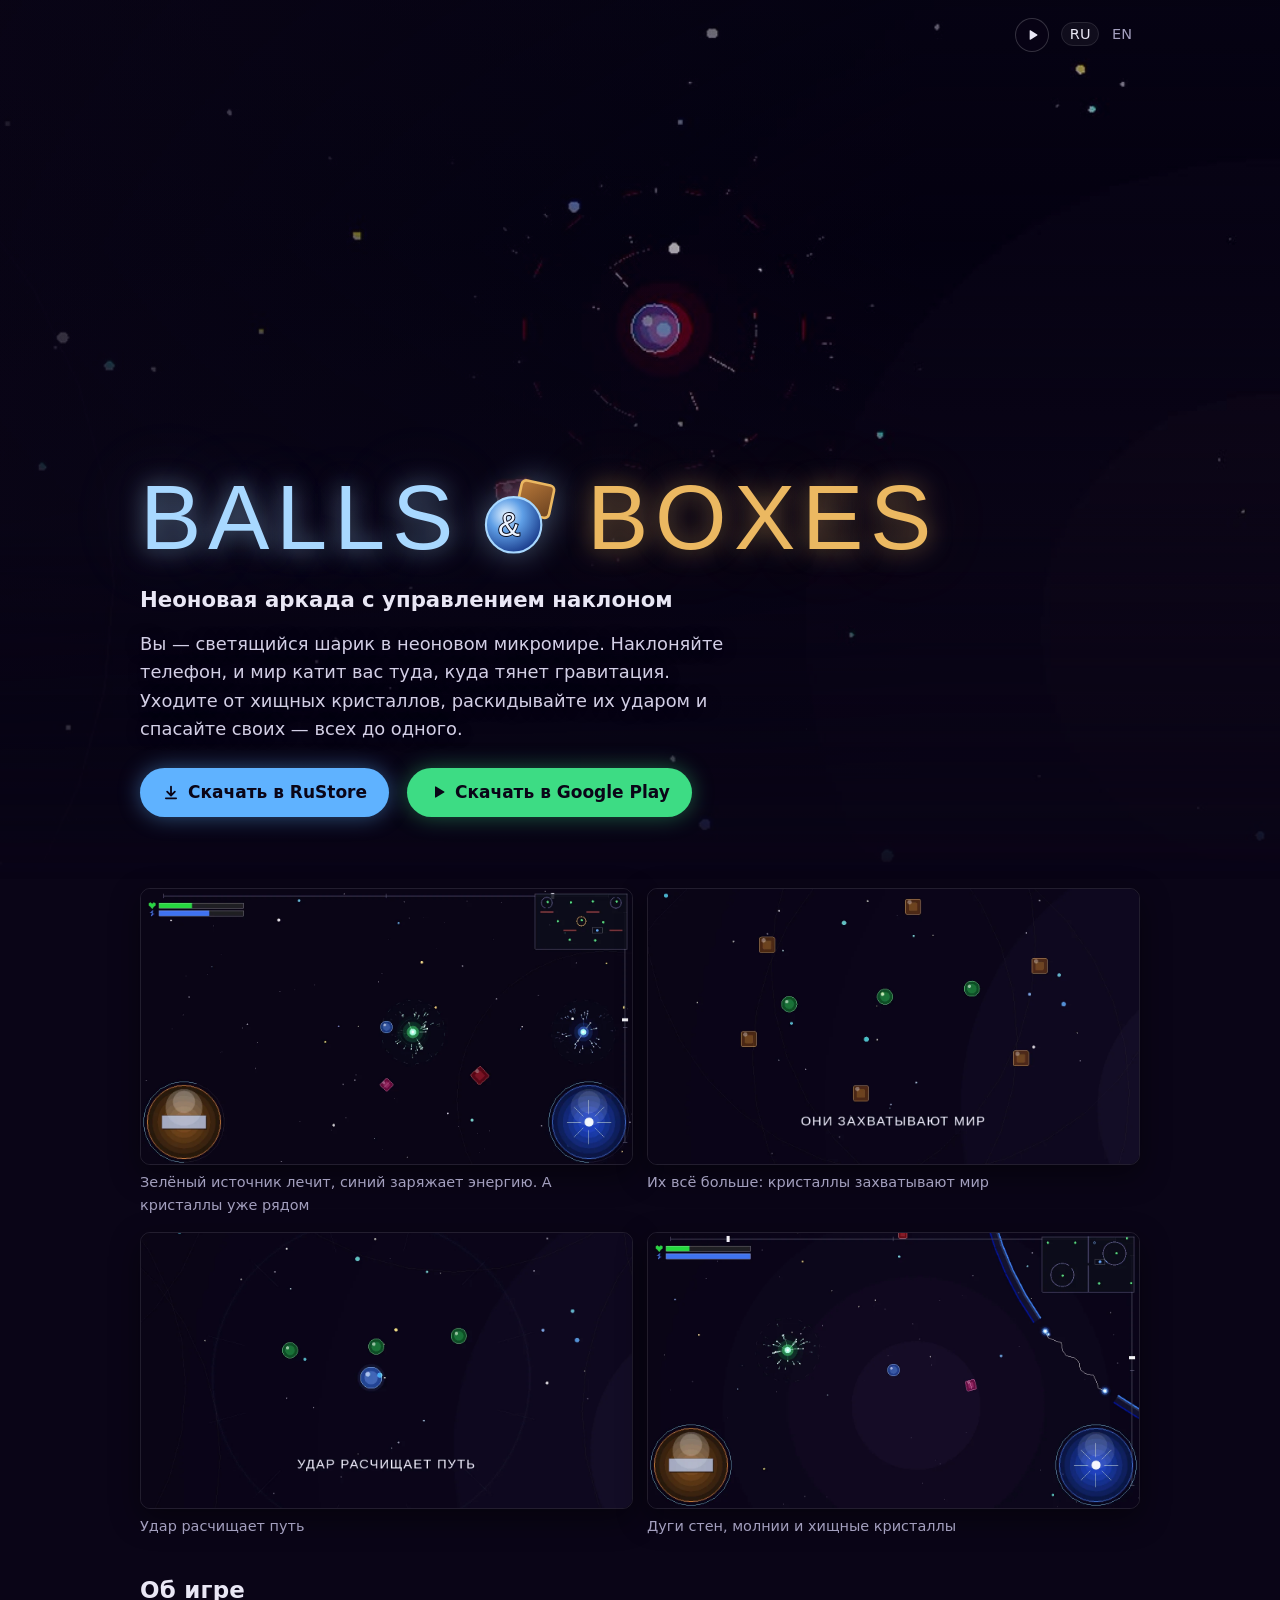
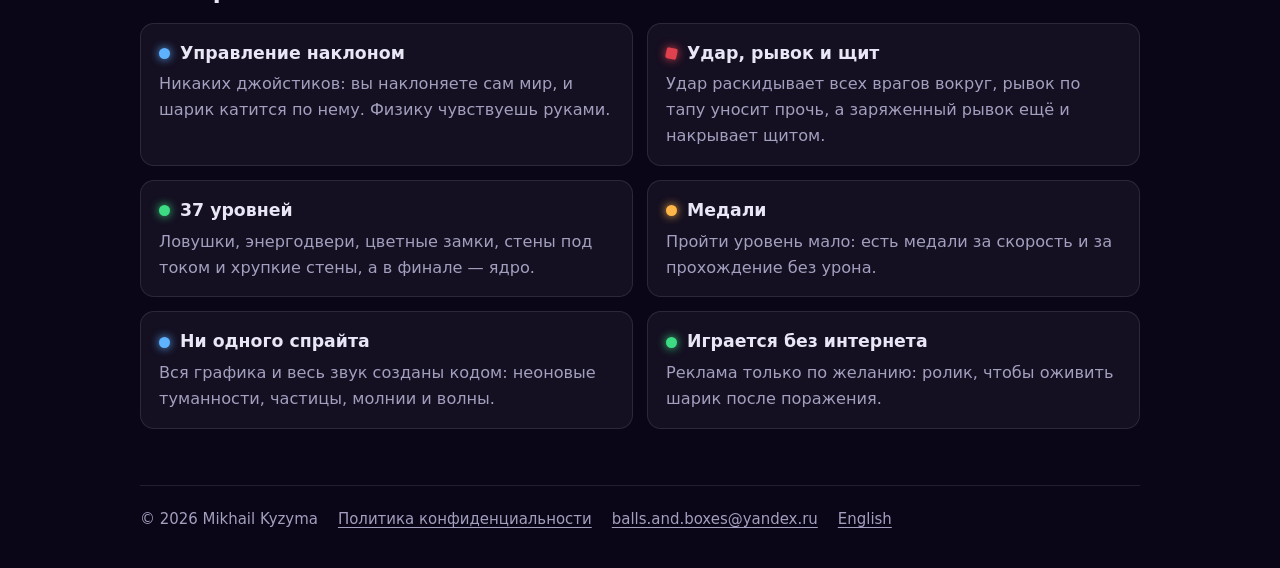
<file: index.html>
<!DOCTYPE html>
<html lang="ru">
<head>
<meta charset="utf-8">
<meta name="viewport" content="width=device-width, initial-scale=1">
<title>Balls &amp; Boxes — неоновая аркада с управлением наклоном</title>
<meta name="description" content="Balls &amp; Boxes — аркада для Android: наклоняйте телефон, уходите от хищных кристаллов, раскидывайте их ударом и спасайте своих. 37 уровней, вся графика и звук созданы кодом.">
<meta property="og:type" content="website">
<meta property="og:title" content="Balls &amp; Boxes">
<meta property="og:description" content="Неоновая аркада с управлением наклоном для Android.">
<meta property="og:image" content="https://ballsnboxes.github.io/assets/img/shot-1.webp">
<meta property="og:url" content="https://ballsnboxes.github.io/">
<link rel="alternate" hreflang="en" href="https://ballsnboxes.github.io/en/">
<link rel="icon" href="/assets/favicon.svg" type="image/svg+xml">
<link rel="preload" href="/assets/fonts/wordmark.woff2" as="font" type="font/woff2" crossorigin>
<link rel="stylesheet" href="/assets/style.css">
</head>
<body>
<header class="hero">
  <video class="hero-video" autoplay muted loop playsinline preload="auto" poster="/assets/video/hero.jpg" aria-hidden="true" tabindex="-1">
    <source src="/assets/video/hero.mp4" type="video/mp4">
  </video>
  <div class="hero-inner wrap">
    <nav class="top">
      <button class="hero-toggle" type="button" data-play="Включить видео" data-pause="Остановить видео" aria-label="Остановить видео">
        <svg class="i-pause" viewBox="0 0 24 24" aria-hidden="true"><rect x="6.5" y="5" width="3.6" height="14" rx="1"/><rect x="13.9" y="5" width="3.6" height="14" rx="1"/></svg>
        <svg class="i-play" viewBox="0 0 24 24" aria-hidden="true"><path d="M8.5 5.6v12.8a.8.8 0 0 0 1.2.7l10.1-6.4a.8.8 0 0 0 0-1.4L9.7 4.9a.8.8 0 0 0-1.2.7z"/></svg>
      </button>
      <div class="lang"><span>RU</span> <a href="/en/" hreflang="en">EN</a></div>
    </nav>

    <div class="hero-body">
      <h1 class="wordmark">
        <span class="wm-balls">Balls</span>
        <svg class="wm-amp" viewBox="0 0 64 64" aria-hidden="true">
          <defs>
            <radialGradient id="amp-ball" cx="36%" cy="32%" r="72%">
              <stop offset="0" stop-color="#e3f2ff"/><stop offset=".42" stop-color="#5f9fe6"/><stop offset="1" stop-color="#1a3c8c"/>
            </radialGradient>
            <linearGradient id="amp-box" x1="0" y1="0" x2="1" y2="1">
              <stop offset="0" stop-color="#b9793a"/><stop offset="1" stop-color="#6b4220"/>
            </linearGradient>
          </defs>
          <rect x="31" y="5" width="25" height="25" rx="3.5" fill="url(#amp-box)" stroke="#ebb861" stroke-width="2" transform="rotate(12 43.5 17.5)"/>
          <circle cx="27" cy="37" r="21" fill="url(#amp-ball)" stroke="#a8d8ff" stroke-width="1.6"/>
          <text x="27" y="45.5" text-anchor="middle" font-family="BnB Wordmark, Liberation Sans, Arial, sans-serif" font-size="25" fill="#ebf3ff" stroke="#080a1a" stroke-width="1.4" paint-order="stroke">&amp;</text>
        </svg>
        <span class="sr-only">&amp;</span>
        <span class="wm-boxes">Boxes</span>
      </h1>
      <p class="tagline">Неоновая аркада с управлением наклоном</p>
      <p class="lead">Вы — светящийся шарик в неоновом микромире. Наклоняйте телефон, и мир катит вас туда, куда тянет гравитация. Уходите от хищных кристаллов, раскидывайте их ударом и спасайте своих — всех до одного.</p>
      <div class="stores">
        <a class="cta" href="https://www.rustore.ru/catalog/app/dev.mk.ballsnboxes">
          <svg viewBox="0 0 24 24" aria-hidden="true"><path d="M12 3.5a1.2 1.2 0 0 1 1.2 1.2v9.1l3.1-3.1a1.2 1.2 0 1 1 1.7 1.7l-5.15 5.15a1.2 1.2 0 0 1-1.7 0L6 12.4a1.2 1.2 0 1 1 1.7-1.7l3.1 3.1V4.7A1.2 1.2 0 0 1 12 3.5zM5 19.3h14a1.1 1.1 0 0 1 0 2.2H5a1.1 1.1 0 0 1 0-2.2z"/></svg>
          Скачать в RuStore
        </a>
        <a class="cta cta-gp" href="https://play.google.com/store/apps/details?id=dev.mk.ballsnboxes">
          <svg viewBox="0 0 24 24" aria-hidden="true"><path d="M8 5.2v13.6c0 .62.68 1 1.2.67l11-6.8a.78.78 0 0 0 0-1.34l-11-6.8A.78.78 0 0 0 8 5.2z"/></svg>
          Скачать в Google Play
        </a>
      </div>
    </div>
  </div>
</header>

<main class="wrap">
  <div class="shots">
    <figure><img src="/assets/img/shot-1.webp" width="1280" height="720" alt="Игровой экран Balls &amp; Boxes"><figcaption>Зелёный источник лечит, синий заряжает энергию. А кристаллы уже рядом</figcaption></figure>
    <figure><img src="/assets/img/shot-2.webp" width="1280" height="720" alt="Их всё больше: кристаллы захватывают мир"><figcaption>Их всё больше: кристаллы захватывают мир</figcaption></figure>
    <figure><img src="/assets/img/shot-3.webp" width="1280" height="720" alt="Удар расчищает путь"><figcaption>Удар расчищает путь</figcaption></figure>
    <figure><img src="/assets/img/shot-4.webp" width="1280" height="720" alt="Дуги стен, молнии и хищные кристаллы"><figcaption>Дуги стен, молнии и хищные кристаллы</figcaption></figure>
  </div>

  <section>
    <h2>Об игре</h2>
    <div class="features">
      <div class="feature">
        <h3><span class="dot ball"></span>Управление наклоном</h3>
        <p>Никаких джойстиков: вы наклоняете сам мир, и шарик катится по нему. Физику чувствуешь руками.</p>
      </div>
      <div class="feature">
        <h3><span class="dot crystal"></span>Удар, рывок и щит</h3>
        <p>Удар раскидывает всех врагов вокруг, рывок по тапу уносит прочь, а заряженный рывок ещё и накрывает щитом.</p>
      </div>
      <div class="feature">
        <h3><span class="dot heal"></span>37 уровней</h3>
        <p>Ловушки, энергодвери, цветные замки, стены под током и хрупкие стены, а в финале — ядро.</p>
      </div>
      <div class="feature">
        <h3><span class="dot amber"></span>Медали</h3>
        <p>Пройти уровень мало: есть медали за скорость и за прохождение без урона.</p>
      </div>
      <div class="feature">
        <h3><span class="dot ball"></span>Ни одного спрайта</h3>
        <p>Вся графика и весь звук созданы кодом: неоновые туманности, частицы, молнии и волны.</p>
      </div>
      <div class="feature">
        <h3><span class="dot heal"></span>Играется без интернета</h3>
        <p>Реклама только по желанию: ролик, чтобы оживить шарик после поражения.</p>
      </div>
    </div>
  </section>
</main>

<div class="wrap">
  <footer>
    <div class="row">
      <span>© 2026 Mikhail Kyzyma</span>
      <a href="/privacy/">Политика конфиденциальности</a>
      <a href="mailto:balls.and.boxes@yandex.ru">balls.and.boxes@yandex.ru</a>
      <a href="/en/" hreflang="en">English</a>
    </div>
  </footer>
</div>
<script src="/assets/hero.js" defer></script>
</body>
</html>
</file>
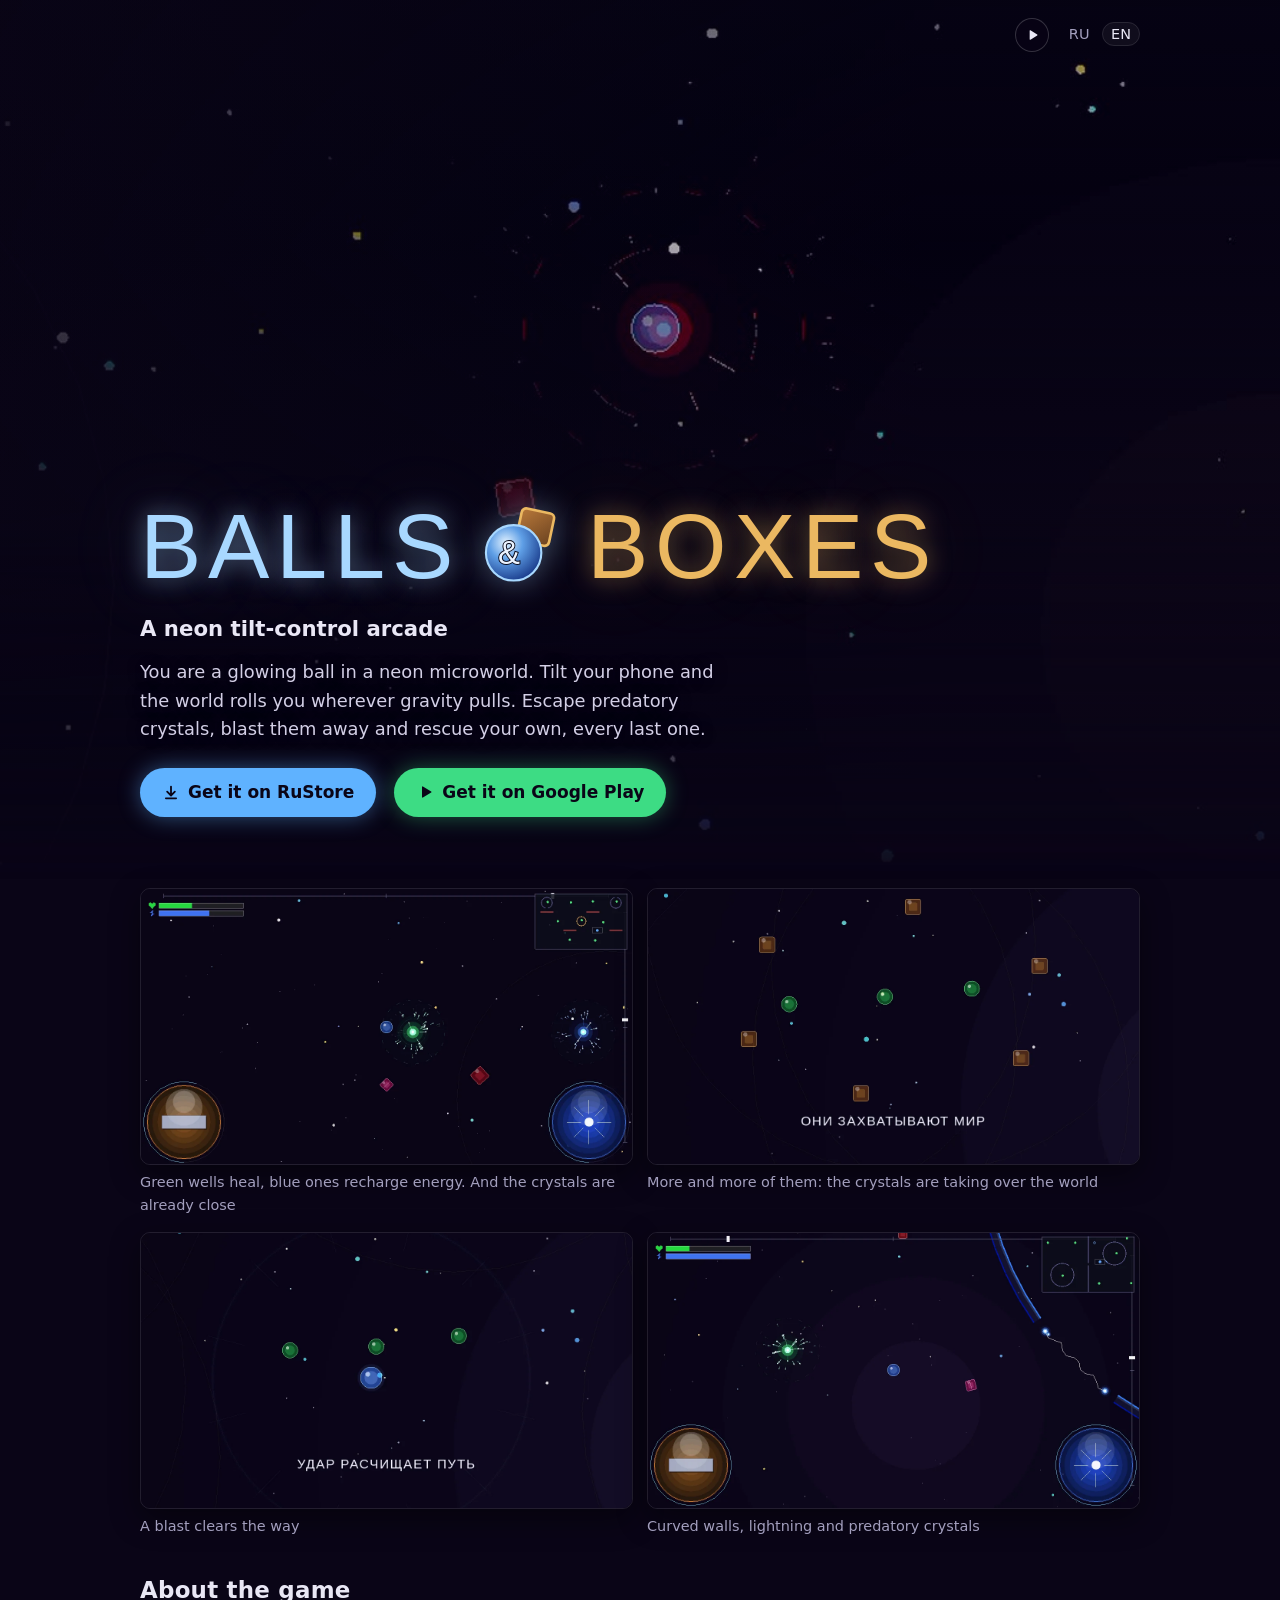
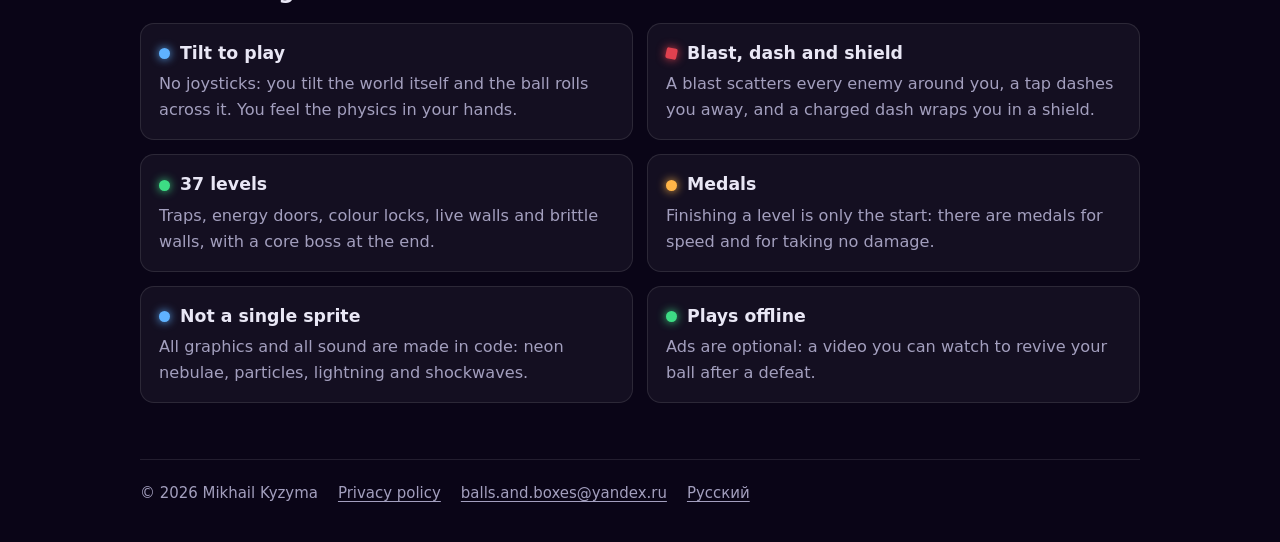
<file: en/index.html>
<!DOCTYPE html>
<html lang="en">
<head>
<meta charset="utf-8">
<meta name="viewport" content="width=device-width, initial-scale=1">
<title>Balls &amp; Boxes — a neon tilt-control arcade</title>
<meta name="description" content="Balls &amp; Boxes is an arcade game for Android: tilt your phone, escape predatory crystals, blast them away and rescue your own. 37 levels, all graphics and sound made in code.">
<meta property="og:type" content="website">
<meta property="og:title" content="Balls &amp; Boxes">
<meta property="og:description" content="A neon tilt-control arcade for Android.">
<meta property="og:image" content="https://ballsnboxes.github.io/assets/img/shot-1.webp">
<meta property="og:url" content="https://ballsnboxes.github.io/en/">
<link rel="alternate" hreflang="ru" href="https://ballsnboxes.github.io/">
<link rel="icon" href="/assets/favicon.svg" type="image/svg+xml">
<link rel="preload" href="/assets/fonts/wordmark.woff2" as="font" type="font/woff2" crossorigin>
<link rel="stylesheet" href="/assets/style.css">
</head>
<body>
<header class="hero">
  <video class="hero-video" autoplay muted loop playsinline preload="auto" poster="/assets/video/hero.jpg" aria-hidden="true" tabindex="-1">
    <source src="/assets/video/hero.mp4" type="video/mp4">
  </video>
  <div class="hero-inner wrap">
    <nav class="top">
      <button class="hero-toggle" type="button" data-play="Play the video" data-pause="Pause the video" aria-label="Pause the video">
        <svg class="i-pause" viewBox="0 0 24 24" aria-hidden="true"><rect x="6.5" y="5" width="3.6" height="14" rx="1"/><rect x="13.9" y="5" width="3.6" height="14" rx="1"/></svg>
        <svg class="i-play" viewBox="0 0 24 24" aria-hidden="true"><path d="M8.5 5.6v12.8a.8.8 0 0 0 1.2.7l10.1-6.4a.8.8 0 0 0 0-1.4L9.7 4.9a.8.8 0 0 0-1.2.7z"/></svg>
      </button>
      <div class="lang"><a href="/" hreflang="ru">RU</a> <span>EN</span></div>
    </nav>

    <div class="hero-body">
      <h1 class="wordmark">
        <span class="wm-balls">Balls</span>
        <svg class="wm-amp" viewBox="0 0 64 64" aria-hidden="true">
          <defs>
            <radialGradient id="amp-ball" cx="36%" cy="32%" r="72%">
              <stop offset="0" stop-color="#e3f2ff"/><stop offset=".42" stop-color="#5f9fe6"/><stop offset="1" stop-color="#1a3c8c"/>
            </radialGradient>
            <linearGradient id="amp-box" x1="0" y1="0" x2="1" y2="1">
              <stop offset="0" stop-color="#b9793a"/><stop offset="1" stop-color="#6b4220"/>
            </linearGradient>
          </defs>
          <rect x="31" y="5" width="25" height="25" rx="3.5" fill="url(#amp-box)" stroke="#ebb861" stroke-width="2" transform="rotate(12 43.5 17.5)"/>
          <circle cx="27" cy="37" r="21" fill="url(#amp-ball)" stroke="#a8d8ff" stroke-width="1.6"/>
          <text x="27" y="45.5" text-anchor="middle" font-family="BnB Wordmark, Liberation Sans, Arial, sans-serif" font-size="25" fill="#ebf3ff" stroke="#080a1a" stroke-width="1.4" paint-order="stroke">&amp;</text>
        </svg>
        <span class="sr-only">&amp;</span>
        <span class="wm-boxes">Boxes</span>
      </h1>
      <p class="tagline">A neon tilt-control arcade</p>
      <p class="lead">You are a glowing ball in a neon microworld. Tilt your phone and the world rolls you wherever gravity pulls. Escape predatory crystals, blast them away and rescue your own, every last one.</p>
      <div class="stores">
        <a class="cta" href="https://www.rustore.ru/catalog/app/dev.mk.ballsnboxes">
          <svg viewBox="0 0 24 24" aria-hidden="true"><path d="M12 3.5a1.2 1.2 0 0 1 1.2 1.2v9.1l3.1-3.1a1.2 1.2 0 1 1 1.7 1.7l-5.15 5.15a1.2 1.2 0 0 1-1.7 0L6 12.4a1.2 1.2 0 1 1 1.7-1.7l3.1 3.1V4.7A1.2 1.2 0 0 1 12 3.5zM5 19.3h14a1.1 1.1 0 0 1 0 2.2H5a1.1 1.1 0 0 1 0-2.2z"/></svg>
          Get it on RuStore
        </a>
        <a class="cta cta-gp" href="https://play.google.com/store/apps/details?id=dev.mk.ballsnboxes">
          <svg viewBox="0 0 24 24" aria-hidden="true"><path d="M8 5.2v13.6c0 .62.68 1 1.2.67l11-6.8a.78.78 0 0 0 0-1.34l-11-6.8A.78.78 0 0 0 8 5.2z"/></svg>
          Get it on Google Play
        </a>
      </div>
    </div>
  </div>
</header>

<main class="wrap">
  <div class="shots">
    <figure><img src="/assets/img/shot-1.webp" width="1280" height="720" alt="Balls &amp; Boxes gameplay"><figcaption>Green wells heal, blue ones recharge energy. And the crystals are already close</figcaption></figure>
    <figure><img src="/assets/img/shot-2.webp" width="1280" height="720" alt="More and more of them: the crystals are taking over the world"><figcaption>More and more of them: the crystals are taking over the world</figcaption></figure>
    <figure><img src="/assets/img/shot-3.webp" width="1280" height="720" alt="A blast clears the way"><figcaption>A blast clears the way</figcaption></figure>
    <figure><img src="/assets/img/shot-4.webp" width="1280" height="720" alt="Curved walls, lightning and predatory crystals"><figcaption>Curved walls, lightning and predatory crystals</figcaption></figure>
  </div>

  <section>
    <h2>About the game</h2>
    <div class="features">
      <div class="feature">
        <h3><span class="dot ball"></span>Tilt to play</h3>
        <p>No joysticks: you tilt the world itself and the ball rolls across it. You feel the physics in your hands.</p>
      </div>
      <div class="feature">
        <h3><span class="dot crystal"></span>Blast, dash and shield</h3>
        <p>A blast scatters every enemy around you, a tap dashes you away, and a charged dash wraps you in a shield.</p>
      </div>
      <div class="feature">
        <h3><span class="dot heal"></span>37 levels</h3>
        <p>Traps, energy doors, colour locks, live walls and brittle walls, with a core boss at the end.</p>
      </div>
      <div class="feature">
        <h3><span class="dot amber"></span>Medals</h3>
        <p>Finishing a level is only the start: there are medals for speed and for taking no damage.</p>
      </div>
      <div class="feature">
        <h3><span class="dot ball"></span>Not a single sprite</h3>
        <p>All graphics and all sound are made in code: neon nebulae, particles, lightning and shockwaves.</p>
      </div>
      <div class="feature">
        <h3><span class="dot heal"></span>Plays offline</h3>
        <p>Ads are optional: a video you can watch to revive your ball after a defeat.</p>
      </div>
    </div>
  </section>
</main>

<div class="wrap">
  <footer>
    <div class="row">
      <span>© 2026 Mikhail Kyzyma</span>
      <a href="/privacy/#en">Privacy policy</a>
      <a href="mailto:balls.and.boxes@yandex.ru">balls.and.boxes@yandex.ru</a>
      <a href="/" hreflang="ru">Русский</a>
    </div>
  </footer>
</div>
<script src="/assets/hero.js" defer></script>
</body>
</html>
</file>
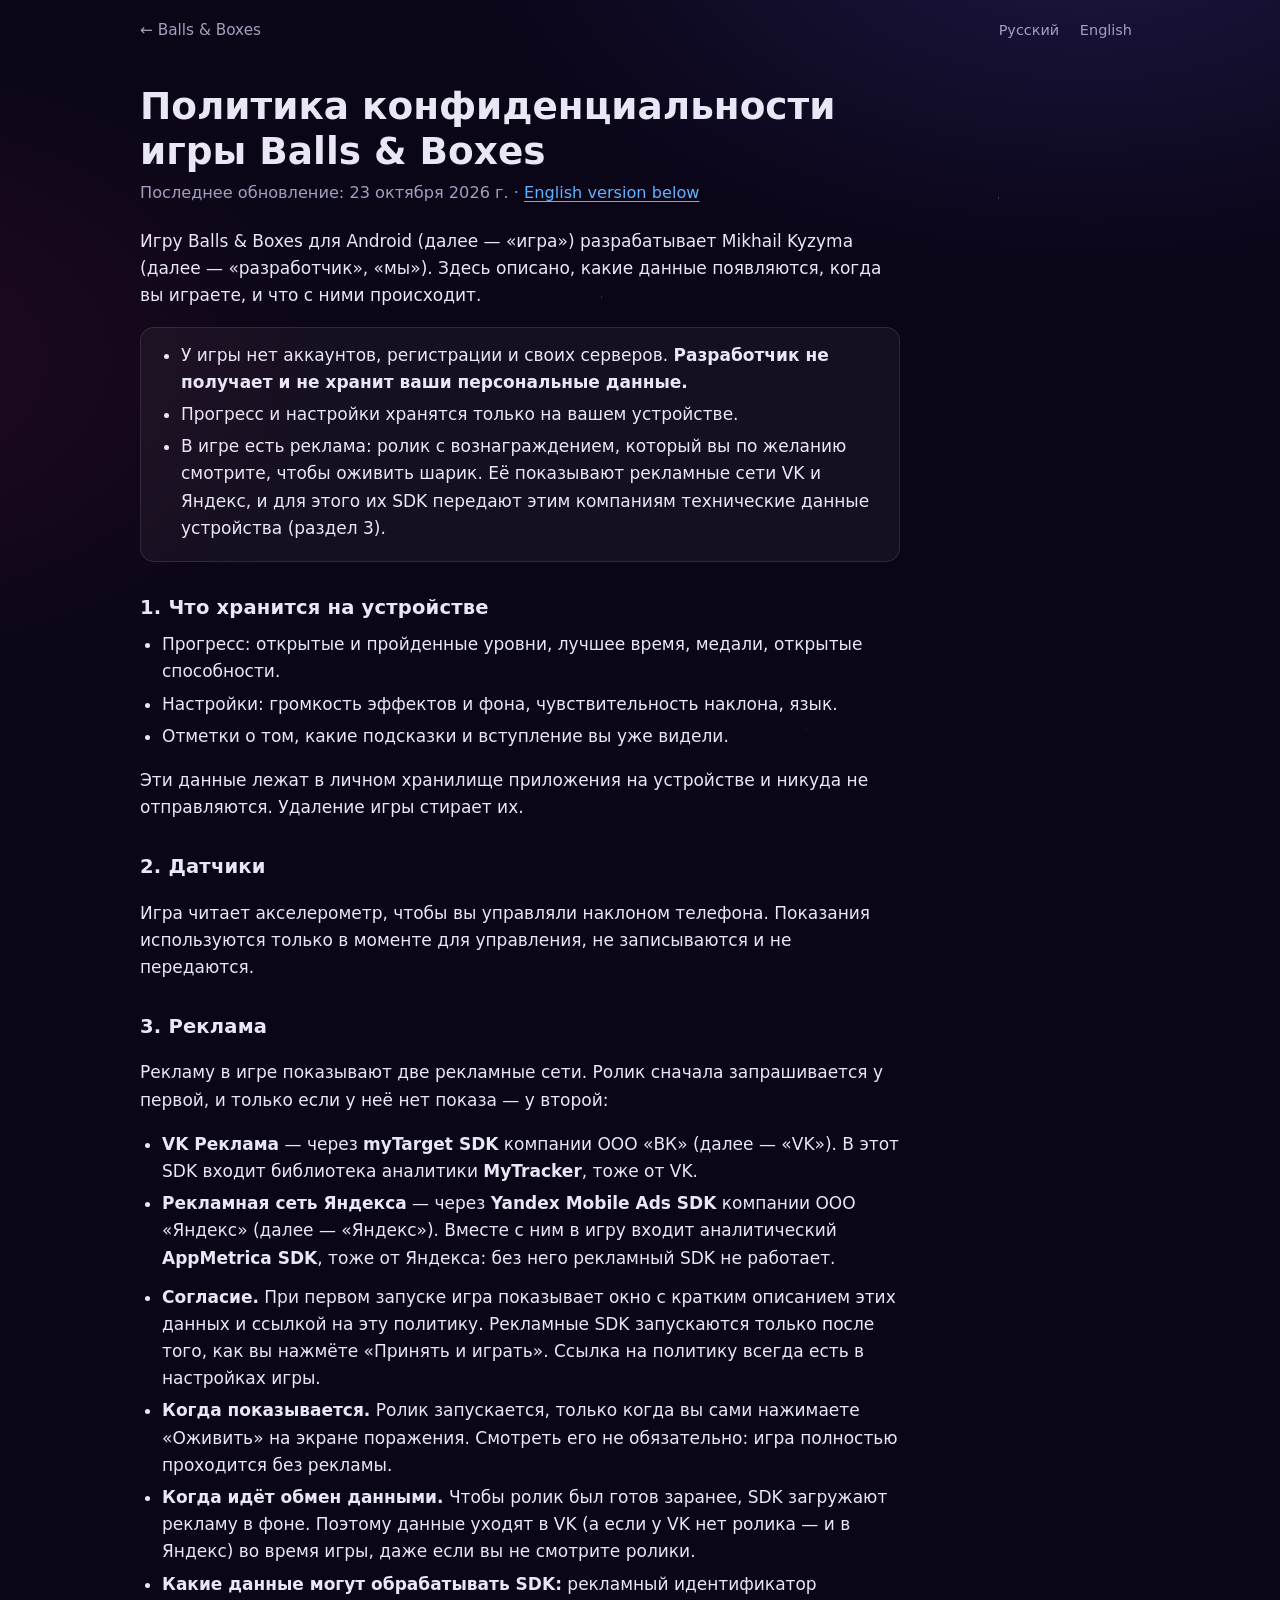
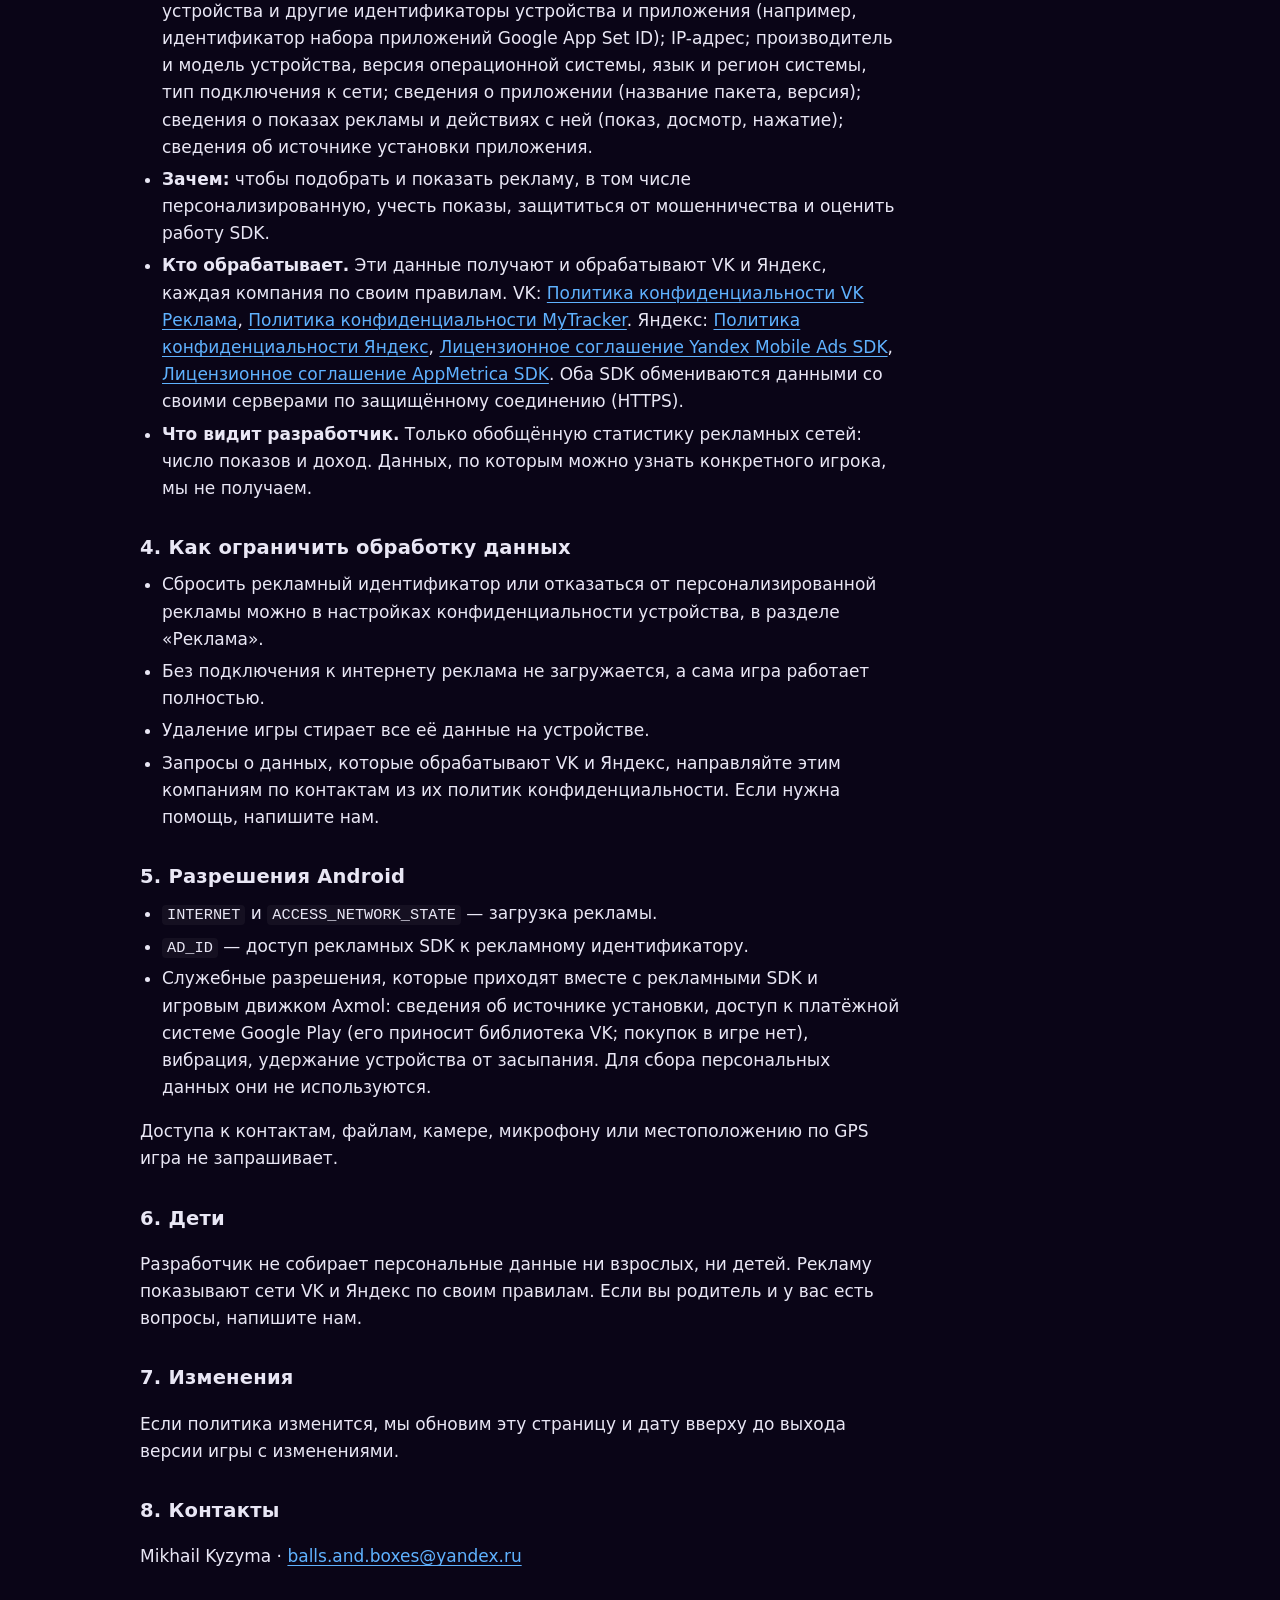
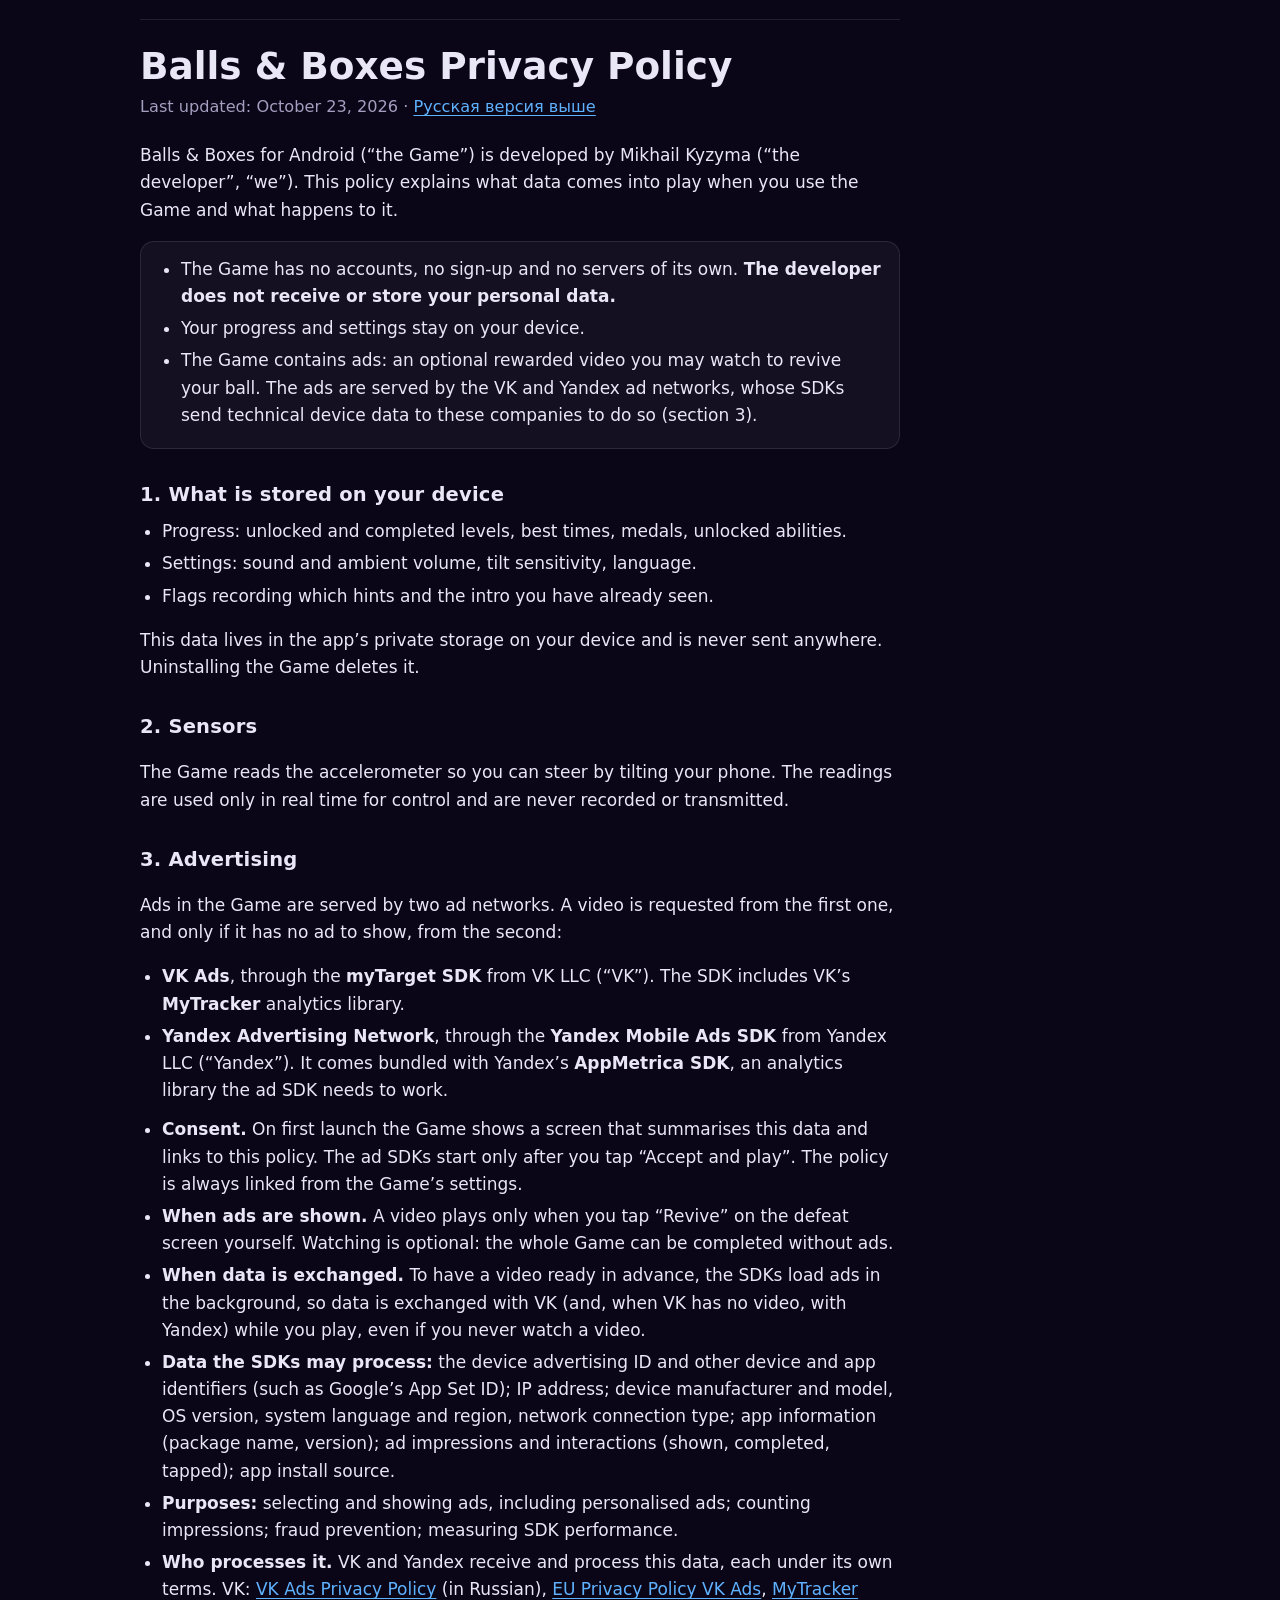
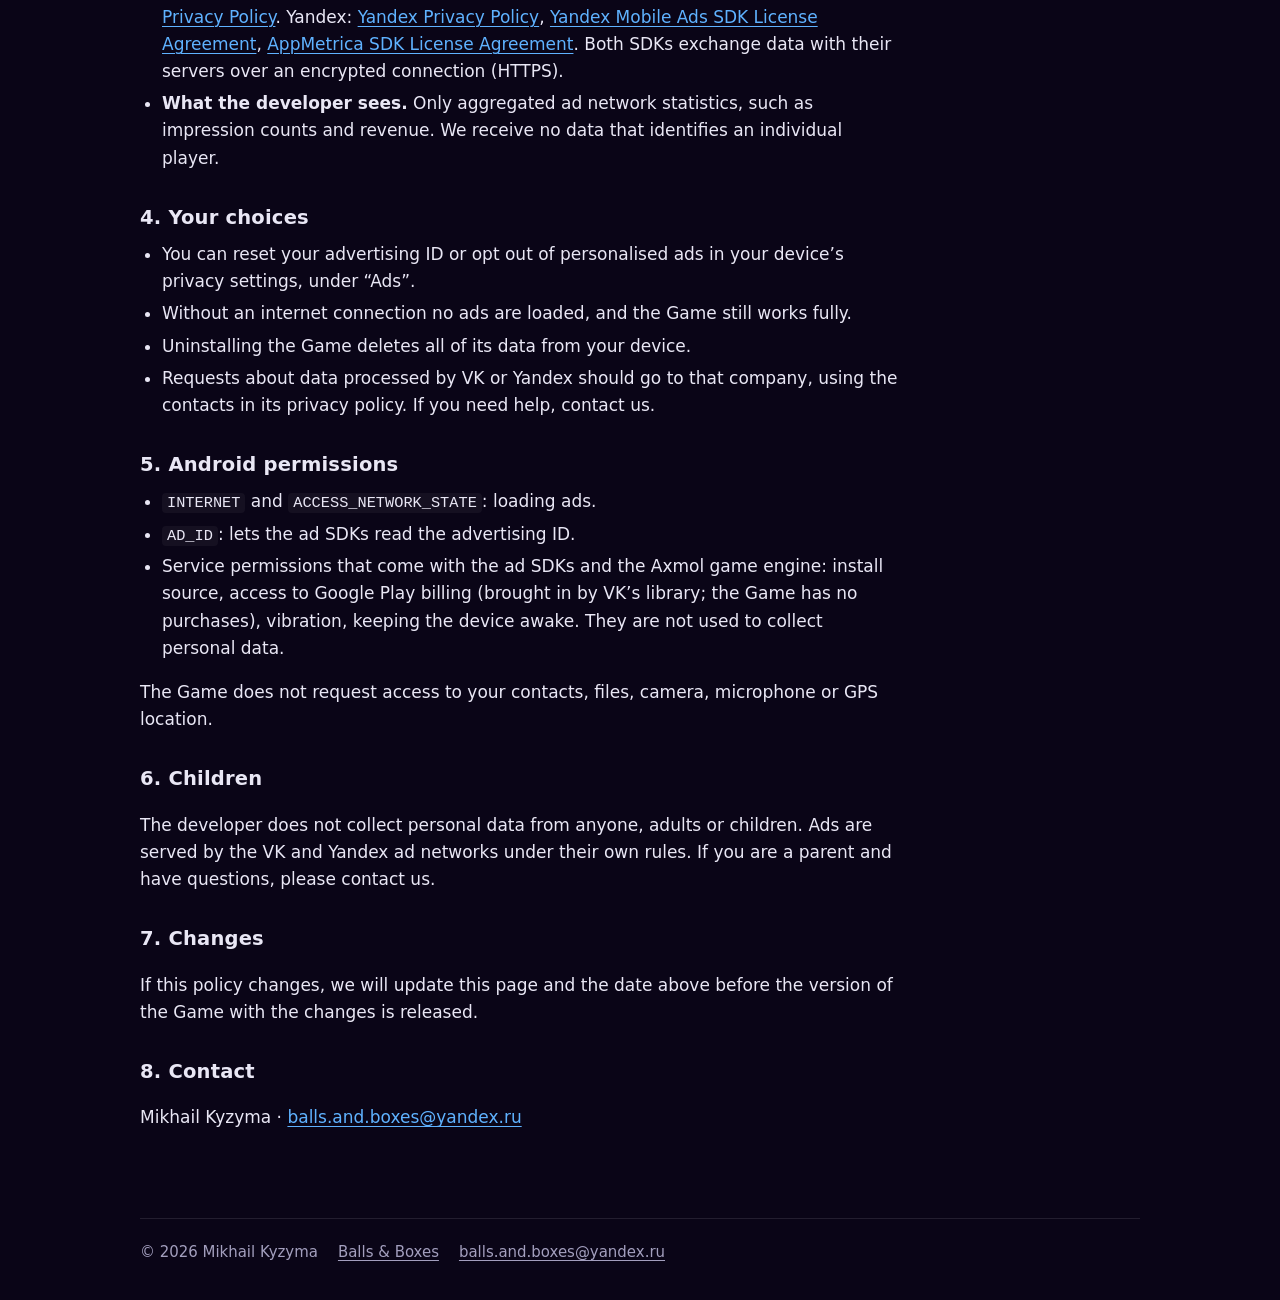
<file: privacy/index.html>
<!DOCTYPE html>
<html lang="ru">
<head>
<meta charset="utf-8">
<meta name="viewport" content="width=device-width, initial-scale=1">
<title>Политика конфиденциальности — Balls &amp; Boxes</title>
<meta name="description" content="Политика конфиденциальности игры Balls &amp; Boxes для Android. Privacy policy of the Balls &amp; Boxes game for Android.">
<link rel="icon" href="/assets/favicon.svg" type="image/svg+xml">
<link rel="stylesheet" href="/assets/style.css">
</head>
<body>
<div class="wrap">
  <nav class="top">
    <a class="home" href="/">← Balls &amp; Boxes</a>
    <div class="lang"><a href="#ru">Русский</a> <a href="#en">English</a></div>
  </nav>

  <main class="doc">

<!-- ======================= RU ======================= -->
<article id="ru" lang="ru">
  <h1>Политика конфиденциальности игры Balls&nbsp;&amp;&nbsp;Boxes</h1>
  <p class="date">Последнее обновление: 23&nbsp;октября 2026&nbsp;г. · <a href="#en">English version below</a></p>

  <p>Игру Balls &amp; Boxes для Android (далее — «игра») разрабатывает Mikhail Kyzyma (далее — «разработчик», «мы»). Здесь описано, какие данные появляются, когда вы играете, и что с ними происходит.</p>

  <div class="summary">
    <ul>
      <li>У игры нет аккаунтов, регистрации и своих серверов. <b>Разработчик не получает и не хранит ваши персональные данные.</b></li>
      <li>Прогресс и настройки хранятся только на вашем устройстве.</li>
      <li>В игре есть реклама: ролик с вознаграждением, который вы по желанию смотрите, чтобы оживить шарик. Её показывают рекламные сети VK и Яндекс, и для этого их SDK передают этим компаниям технические данные устройства (раздел&nbsp;3).</li>
    </ul>
  </div>

  <h2>1. Что хранится на устройстве</h2>
  <ul>
    <li>Прогресс: открытые и пройденные уровни, лучшее время, медали, открытые способности.</li>
    <li>Настройки: громкость эффектов и фона, чувствительность наклона, язык.</li>
    <li>Отметки о том, какие подсказки и вступление вы уже видели.</li>
  </ul>
  <p>Эти данные лежат в личном хранилище приложения на устройстве и никуда не отправляются. Удаление игры стирает их.</p>

  <h2>2. Датчики</h2>
  <p>Игра читает акселерометр, чтобы вы управляли наклоном телефона. Показания используются только в моменте для управления, не записываются и не передаются.</p>

  <h2>3. Реклама</h2>
  <p>Рекламу в игре показывают две рекламные сети. Ролик сначала запрашивается у первой, и только если у неё нет показа — у второй:</p>
  <ul>
    <li><b>VK Реклама</b> — через <b>myTarget SDK</b> компании ООО «ВК» (далее — «VK»). В этот SDK входит библиотека аналитики <b>MyTracker</b>, тоже от VK.</li>
    <li><b>Рекламная сеть Яндекса</b> — через <b>Yandex Mobile Ads SDK</b> компании ООО «Яндекс» (далее — «Яндекс»). Вместе с ним в игру входит аналитический <b>AppMetrica SDK</b>, тоже от Яндекса: без него рекламный SDK не работает.</li>
  </ul>
  <ul>
    <li><b>Согласие.</b> При первом запуске игра показывает окно с кратким описанием этих данных и ссылкой на эту политику. Рекламные SDK запускаются только после того, как вы нажмёте «Принять и играть». Ссылка на политику всегда есть в настройках игры.</li>
    <li><b>Когда показывается.</b> Ролик запускается, только когда вы сами нажимаете «Оживить» на экране поражения. Смотреть его не обязательно: игра полностью проходится без рекламы.</li>
    <li><b>Когда идёт обмен данными.</b> Чтобы ролик был готов заранее, SDK загружают рекламу в фоне. Поэтому данные уходят в VK (а если у VK нет ролика — и в Яндекс) во время игры, даже если вы не смотрите ролики.</li>
    <li><b>Какие данные могут обрабатывать SDK:</b> рекламный идентификатор устройства и другие идентификаторы устройства и приложения (например, идентификатор набора приложений Google App Set ID); IP-адрес; производитель и модель устройства, версия операционной системы, язык и регион системы, тип подключения к сети; сведения о приложении (название пакета, версия); сведения о показах рекламы и действиях с ней (показ, досмотр, нажатие); сведения об источнике установки приложения.</li>
    <li><b>Зачем:</b> чтобы подобрать и показать рекламу, в том числе персонализированную, учесть показы, защититься от мошенничества и оценить работу SDK.</li>
    <li><b>Кто обрабатывает.</b> Эти данные получают и обрабатывают VK и Яндекс, каждая компания по своим правилам. VK: <a href="https://ads.vk.ru/doc/privacy_policy">Политика конфиденциальности VK Реклама</a>, <a href="https://tracker.my.com/ru/legal/privacy-policy">Политика конфиденциальности MyTracker</a>. Яндекс: <a href="https://yandex.ru/legal/confidential/">Политика конфиденциальности Яндекс</a>, <a href="https://yandex.ru/legal/mobileads_sdk_agreement/">Лицензионное соглашение Yandex Mobile Ads SDK</a>, <a href="https://yandex.ru/legal/appmetrica_sdk_agreement/">Лицензионное соглашение AppMetrica SDK</a>. Оба SDK обмениваются данными со своими серверами по защищённому соединению (HTTPS).</li>
    <li><b>Что видит разработчик.</b> Только обобщённую статистику рекламных сетей: число показов и доход. Данных, по которым можно узнать конкретного игрока, мы не получаем.</li>
  </ul>

  <h2>4. Как ограничить обработку данных</h2>
  <ul>
    <li>Сбросить рекламный идентификатор или отказаться от персонализированной рекламы можно в настройках конфиденциальности устройства, в разделе «Реклама».</li>
    <li>Без подключения к интернету реклама не загружается, а сама игра работает полностью.</li>
    <li>Удаление игры стирает все её данные на устройстве.</li>
    <li>Запросы о данных, которые обрабатывают VK и Яндекс, направляйте этим компаниям по контактам из их политик конфиденциальности. Если нужна помощь, напишите нам.</li>
  </ul>

  <h2>5. Разрешения Android</h2>
  <ul>
    <li><code>INTERNET</code> и <code>ACCESS_NETWORK_STATE</code> — загрузка рекламы.</li>
    <li><code>AD_ID</code> — доступ рекламных SDK к рекламному идентификатору.</li>
    <li>Служебные разрешения, которые приходят вместе с рекламными SDK и игровым движком Axmol: сведения об источнике установки, доступ к платёжной системе Google Play (его приносит библиотека VK; покупок в игре нет), вибрация, удержание устройства от засыпания. Для сбора персональных данных они не используются.</li>
  </ul>
  <p>Доступа к контактам, файлам, камере, микрофону или местоположению по GPS игра не запрашивает.</p>

  <h2>6. Дети</h2>
  <p>Разработчик не собирает персональные данные ни взрослых, ни детей. Рекламу показывают сети VK и Яндекс по своим правилам. Если вы родитель и у вас есть вопросы, напишите нам.</p>

  <h2>7. Изменения</h2>
  <p>Если политика изменится, мы обновим эту страницу и дату вверху до выхода версии игры с изменениями.</p>

  <h2>8. Контакты</h2>
  <p>Mikhail Kyzyma · <a href="mailto:balls.and.boxes@yandex.ru">balls.and.boxes@yandex.ru</a></p>
</article>

<hr>

<!-- ======================= EN ======================= -->
<article id="en" lang="en">
  <h1>Balls&nbsp;&amp;&nbsp;Boxes Privacy Policy</h1>
  <p class="date">Last updated: October 23, 2026 · <a href="#ru">Русская версия выше</a></p>

  <p>Balls &amp; Boxes for Android (“the Game”) is developed by Mikhail Kyzyma (“the developer”, “we”). This policy explains what data comes into play when you use the Game and what happens to it.</p>

  <div class="summary">
    <ul>
      <li>The Game has no accounts, no sign-up and no servers of its own. <b>The developer does not receive or store your personal data.</b></li>
      <li>Your progress and settings stay on your device.</li>
      <li>The Game contains ads: an optional rewarded video you may watch to revive your ball. The ads are served by the VK and Yandex ad networks, whose SDKs send technical device data to these companies to do so (section&nbsp;3).</li>
    </ul>
  </div>

  <h2>1. What is stored on your device</h2>
  <ul>
    <li>Progress: unlocked and completed levels, best times, medals, unlocked abilities.</li>
    <li>Settings: sound and ambient volume, tilt sensitivity, language.</li>
    <li>Flags recording which hints and the intro you have already seen.</li>
  </ul>
  <p>This data lives in the app’s private storage on your device and is never sent anywhere. Uninstalling the Game deletes it.</p>

  <h2>2. Sensors</h2>
  <p>The Game reads the accelerometer so you can steer by tilting your phone. The readings are used only in real time for control and are never recorded or transmitted.</p>

  <h2>3. Advertising</h2>
  <p>Ads in the Game are served by two ad networks. A video is requested from the first one, and only if it has no ad to show, from the second:</p>
  <ul>
    <li><b>VK Ads</b>, through the <b>myTarget SDK</b> from VK LLC (“VK”). The SDK includes VK’s <b>MyTracker</b> analytics library.</li>
    <li><b>Yandex Advertising Network</b>, through the <b>Yandex Mobile Ads SDK</b> from Yandex LLC (“Yandex”). It comes bundled with Yandex’s <b>AppMetrica SDK</b>, an analytics library the ad SDK needs to work.</li>
  </ul>
  <ul>
    <li><b>Consent.</b> On first launch the Game shows a screen that summarises this data and links to this policy. The ad SDKs start only after you tap “Accept and play”. The policy is always linked from the Game’s settings.</li>
    <li><b>When ads are shown.</b> A video plays only when you tap “Revive” on the defeat screen yourself. Watching is optional: the whole Game can be completed without ads.</li>
    <li><b>When data is exchanged.</b> To have a video ready in advance, the SDKs load ads in the background, so data is exchanged with VK (and, when VK has no video, with Yandex) while you play, even if you never watch a video.</li>
    <li><b>Data the SDKs may process:</b> the device advertising ID and other device and app identifiers (such as Google’s App Set ID); IP address; device manufacturer and model, OS version, system language and region, network connection type; app information (package name, version); ad impressions and interactions (shown, completed, tapped); app install source.</li>
    <li><b>Purposes:</b> selecting and showing ads, including personalised ads; counting impressions; fraud prevention; measuring SDK performance.</li>
    <li><b>Who processes it.</b> VK and Yandex receive and process this data, each under its own terms. VK: <a href="https://ads.vk.com/doc/privacy_policy">VK Ads Privacy Policy</a> (in Russian), <a href="https://help.mail.ru/legal/terms/adsvk/euprivacy/">EU Privacy Policy VK Ads</a>, <a href="https://tracker.my.com/en/legal/privacy-policy">MyTracker Privacy Policy</a>. Yandex: <a href="https://yandex.com/legal/confidential/">Yandex Privacy Policy</a>, <a href="https://yandex.com/legal/mobileads_sdk_agreement/">Yandex Mobile Ads SDK License Agreement</a>, <a href="https://yandex.com/legal/appmetrica_sdk_agreement/">AppMetrica SDK License Agreement</a>. Both SDKs exchange data with their servers over an encrypted connection (HTTPS).</li>
    <li><b>What the developer sees.</b> Only aggregated ad network statistics, such as impression counts and revenue. We receive no data that identifies an individual player.</li>
  </ul>

  <h2>4. Your choices</h2>
  <ul>
    <li>You can reset your advertising ID or opt out of personalised ads in your device’s privacy settings, under “Ads”.</li>
    <li>Without an internet connection no ads are loaded, and the Game still works fully.</li>
    <li>Uninstalling the Game deletes all of its data from your device.</li>
    <li>Requests about data processed by VK or Yandex should go to that company, using the contacts in its privacy policy. If you need help, contact us.</li>
  </ul>

  <h2>5. Android permissions</h2>
  <ul>
    <li><code>INTERNET</code> and <code>ACCESS_NETWORK_STATE</code>: loading ads.</li>
    <li><code>AD_ID</code>: lets the ad SDKs read the advertising ID.</li>
    <li>Service permissions that come with the ad SDKs and the Axmol game engine: install source, access to Google Play billing (brought in by VK’s library; the Game has no purchases), vibration, keeping the device awake. They are not used to collect personal data.</li>
  </ul>
  <p>The Game does not request access to your contacts, files, camera, microphone or GPS location.</p>

  <h2>6. Children</h2>
  <p>The developer does not collect personal data from anyone, adults or children. Ads are served by the VK and Yandex ad networks under their own rules. If you are a parent and have questions, please contact us.</p>

  <h2>7. Changes</h2>
  <p>If this policy changes, we will update this page and the date above before the version of the Game with the changes is released.</p>

  <h2>8. Contact</h2>
  <p>Mikhail Kyzyma · <a href="mailto:balls.and.boxes@yandex.ru">balls.and.boxes@yandex.ru</a></p>
</article>

  </main>

  <footer>
    <div class="row">
      <span>© 2026 Mikhail Kyzyma</span>
      <a href="/">Balls &amp; Boxes</a>
      <a href="mailto:balls.and.boxes@yandex.ru">balls.and.boxes@yandex.ru</a>
    </div>
  </footer>
</div>
</body>
</html>
</file>
<file: assets/style.css>
:root {
  --bg: #0a0517;
  --bg-2: #120a26;
  --panel: rgba(255, 255, 255, 0.045);
  --panel-line: rgba(255, 255, 255, 0.10);
  --text: #e9e7f5;
  --muted: #a39fbe;
  --ball: #5fb2ff;
  --heal: #3ddc84;
  --crystal: #e0414f;
  --amber: #ffb547;
  --ball-rim: #a8d8ff;   /* обод шара в игре (Ball::redraw) */
  --box-rim: #ebb861;    /* обод ящика в игре (Box::redraw) */
  --radius: 14px;
  --wrap: 1040px;
  color-scheme: dark;
}

* { box-sizing: border-box; }

html {
  font-family: system-ui, -apple-system, "Segoe UI", Roboto, "Noto Sans", "Liberation Sans", Arial, sans-serif;
  font-size: 17px;
  line-height: 1.6;
  color: var(--text);
  background: var(--bg);
  -webkit-text-size-adjust: 100%;
}

body {
  margin: 0;
  min-height: 100vh;
  background:
    radial-gradient(1.5px 1.5px at 12% 18%, rgba(255,255,255,.55), transparent 60%),
    radial-gradient(1px 1px at 28% 72%, rgba(255,255,255,.45), transparent 60%),
    radial-gradient(1.5px 1.5px at 47% 33%, rgba(160,200,255,.5), transparent 60%),
    radial-gradient(1px 1px at 63% 81%, rgba(255,255,255,.4), transparent 60%),
    radial-gradient(1.5px 1.5px at 78% 22%, rgba(255,255,255,.5), transparent 60%),
    radial-gradient(1px 1px at 91% 58%, rgba(180,255,220,.45), transparent 60%),
    radial-gradient(1px 1px at 6% 91%, rgba(255,255,255,.35), transparent 60%),
    radial-gradient(900px 520px at 85% -10%, rgba(95, 90, 220, .22), transparent 70%),
    radial-gradient(700px 480px at -10% 40%, rgba(200, 50, 110, .12), transparent 70%),
    var(--bg);
  background-attachment: fixed;
}

a { color: var(--ball); text-decoration-thickness: 1px; text-underline-offset: 3px; }
a:hover { color: #9ad0ff; }

.wrap { max-width: var(--wrap); margin: 0 auto; padding: 0 20px; }

/* верхняя строка */
.top {
  display: flex; align-items: center; justify-content: space-between; gap: 16px;
  padding: 18px 0;
}
.top .home { color: var(--muted); text-decoration: none; font-size: .9rem; }
.top .home:hover { color: var(--text); }
.lang { margin-left: auto; font-size: .85rem; color: var(--muted); }
.lang a, .lang span { padding: 3px 8px; border-radius: 999px; text-decoration: none; }
.lang span { color: var(--text); background: var(--panel); border: 1px solid var(--panel-line); }
.lang a { color: var(--muted); }
.lang a:hover { color: var(--text); }

/* первый экран: геймплей фоном, логотип цветами игры */
@font-face {
  font-family: "BnB Wordmark";
  src: url("/assets/fonts/wordmark.woff2") format("woff2");
  font-display: swap;
}

.hero {
  position: relative;
  isolation: isolate;
  display: flex;
  min-height: 560px;
  min-height: min(100svh, 880px);
  overflow: hidden;
}
.hero-video {
  position: absolute; inset: 0; z-index: -2;
  width: 100%; height: 100%;
  object-fit: cover;
}
/* Видео и затемнение гаснут к низу маской: первый экран прозрачен и растворяется
   в фоне страницы (с его свечением) без шва на границе. */
.hero-video, .hero::before {
  -webkit-mask-image: linear-gradient(to bottom, #000 58%, transparent 100%);
          mask-image: linear-gradient(to bottom, #000 58%, transparent 100%);
}
/* Затемнение: под текстом слева и снизу, чуть-чуть сверху — под переключатели. */
.hero::before {
  content: ""; position: absolute; inset: 0; z-index: -1; pointer-events: none;
  background:
    linear-gradient(to top, rgba(10, 5, 23, .9) 0%, rgba(10, 5, 23, .55) 42%, rgba(10, 5, 23, .12) 72%, rgba(10, 5, 23, .45) 100%),
    linear-gradient(to right, rgba(10, 5, 23, .78) 0%, rgba(10, 5, 23, .3) 46%, rgba(10, 5, 23, 0) 72%);
}
.hero-inner {
  display: flex; flex-direction: column; justify-content: space-between;
  width: 100%;
  padding-bottom: clamp(36px, 7vh, 76px);
}
.hero .top { justify-content: flex-end; gap: 12px; }
.hero .lang { margin-left: 0; }
.hero-body { max-width: 37rem; }

.wordmark {
  display: flex; align-items: center; gap: .2em;
  margin: 0;
  font-family: "BnB Wordmark", "Liberation Sans", Arial, Helvetica, sans-serif;
  font-weight: 400;
  font-size: clamp(2.1rem, 9vw, 5.4rem);
  line-height: 1;
  letter-spacing: .075em;
  text-transform: uppercase;
  white-space: nowrap;
}
.wm-balls { color: var(--ball-rim); text-shadow: 0 0 .26em rgba(168, 216, 255, .55), 0 0 .9em rgba(168, 216, 255, .22); }
.wm-boxes { color: var(--box-rim); text-shadow: 0 0 .26em rgba(235, 184, 97, .5), 0 0 .9em rgba(235, 184, 97, .2); }
.wm-amp {
  flex: none; width: .92em; height: .92em;
  margin-right: .075em; /* уравнивает просвет с разрядкой слова слева */
  filter: drop-shadow(0 0 .18em rgba(168, 216, 255, .4));
}

.tagline { margin: .9em 0 0; font-size: 1.25rem; font-weight: 600; color: var(--text); }
.lead {
  max-width: 34em; margin: .7em 0 0;
  font-size: 1.05rem; color: #d3cfe6;
  text-shadow: 0 1px 14px rgba(10, 5, 23, .9);
}

/* магазины: обе ссылки кнопками — RuStore синяя, Google Play зелёная */
.stores {
  display: flex; flex-wrap: wrap; align-items: center; gap: 12px 18px;
  margin-top: 24px;
}
.cta {
  display: inline-flex; align-items: center; gap: 8px;
  padding: 11px 22px; border-radius: 999px;
  background: var(--ball); color: var(--bg);
  font-weight: 700; font-size: 1rem; text-decoration: none;
  box-shadow: 0 0 22px rgba(95, 178, 255, .45);
}
.cta:hover { background: var(--ball-rim); color: var(--bg); }
.cta svg { width: 18px; height: 18px; fill: currentColor; }
.cta-gp {
  background: var(--heal);
  box-shadow: 0 0 22px rgba(61, 220, 132, .4);
}
.cta-gp:hover { background: #63e9a0; color: var(--bg); }

/* пауза видео — рядом с языком, чтобы не спорить с текстом внизу */
.hero-toggle {
  display: inline-grid; place-items: center;
  width: 34px; height: 34px; padding: 0;
  border-radius: 50%; border: 1px solid rgba(255, 255, 255, .18);
  background: rgba(10, 5, 23, .55); color: var(--text);
  cursor: pointer;
}
.hero-toggle:hover { border-color: var(--ball-rim); }
.hero-toggle svg { width: 16px; height: 16px; fill: currentColor; }
.hero-toggle .i-play, .hero-toggle[data-state="paused"] .i-pause { display: none; }
.hero-toggle[data-state="paused"] .i-play { display: block; }

/* 404 */
.notfound { padding: 72px 0 40px; }
.logo {
  margin: 0;
  font-family: "BnB Wordmark", "Liberation Sans", Arial, Helvetica, sans-serif;
  font-weight: 400; letter-spacing: .075em; line-height: 1.05;
  color: var(--ball-rim);
  text-shadow: 0 0 .26em rgba(168, 216, 255, .5);
}

.sr-only {
  position: absolute; width: 1px; height: 1px; margin: -1px; padding: 0; border: 0;
  overflow: hidden; clip: rect(0 0 0 0); white-space: nowrap;
}
:focus-visible { outline: 2px solid var(--ball-rim); outline-offset: 3px; border-radius: 4px; }

/* скриншоты */
.shots { display: grid; grid-template-columns: repeat(2, 1fr); gap: 14px; margin: 8px 0 8px; }
.shots figure { margin: 0; }
.shots img {
  display: block; width: 100%; height: auto; aspect-ratio: 16 / 9; object-fit: cover;
  border-radius: 10px; border: 1px solid var(--panel-line);
  box-shadow: 0 10px 30px rgba(0, 0, 0, .45);
}
.shots figcaption { font-size: .85rem; color: var(--muted); margin-top: 6px; }

/* секции */
section { padding: 26px 0; }
h2 { font-size: 1.35rem; margin: 0 0 14px; letter-spacing: .01em; }

.features { display: grid; grid-template-columns: repeat(2, 1fr); gap: 14px; }
.feature {
  padding: 16px 18px; border-radius: var(--radius);
  background: var(--panel); border: 1px solid var(--panel-line);
}
.feature h3 { margin: 0 0 4px; font-size: 1.02rem; display: flex; align-items: center; gap: 10px; }
.feature p { margin: 0; color: var(--muted); font-size: .95rem; }
.dot { flex: 0 0 auto; width: 11px; height: 11px; border-radius: 50%; }
.dot.ball { background: var(--ball); box-shadow: 0 0 10px var(--ball); }
.dot.heal { background: var(--heal); box-shadow: 0 0 10px var(--heal); }
.dot.crystal { background: var(--crystal); border-radius: 2px; box-shadow: 0 0 10px var(--crystal); transform: rotate(12deg); }
.dot.amber { background: var(--amber); box-shadow: 0 0 10px var(--amber); }

.note {
  padding: 14px 18px; border-radius: var(--radius);
  border: 1px solid rgba(255, 181, 71, .35); background: rgba(255, 181, 71, .07);
  color: var(--text); font-size: .95rem;
}

/* карточки на главной */
.cards { display: grid; grid-template-columns: repeat(auto-fill, minmax(290px, 1fr)); gap: 16px; }
.card {
  display: block; overflow: hidden; border-radius: var(--radius);
  background: var(--panel); border: 1px solid var(--panel-line);
  color: var(--text); text-decoration: none;
}
.card:hover { border-color: var(--ball); color: var(--text); }
.card img { display: block; width: 100%; height: auto; aspect-ratio: 16 / 9; object-fit: cover; }
.card .body { padding: 14px 16px 16px; }
.card h3 { margin: 0 0 4px; font-size: 1.1rem; }
.card p { margin: 0; color: var(--muted); font-size: .92rem; }

/* текстовые страницы (политика) */
.doc { max-width: 760px; padding-bottom: 40px; }
.doc h1 { font-size: clamp(1.6rem, 4.5vw, 2.2rem); line-height: 1.2; margin: 24px 0 6px; }
.doc .date { color: var(--muted); margin: 0 0 22px; font-size: .95rem; }
.doc h2 { font-size: 1.15rem; margin: 30px 0 8px; }
.doc p, .doc li { font-size: 1rem; }
.doc ul { padding-left: 22px; margin: 6px 0 12px; }
.doc li { margin-bottom: 5px; }
.doc .summary {
  padding: 14px 18px; border-radius: var(--radius);
  background: var(--panel); border: 1px solid var(--panel-line);
}
.doc .summary ul { margin: 0; }
.doc hr { border: 0; border-top: 1px solid var(--panel-line); margin: 48px 0 8px; }
.doc code { font-size: .9em; background: var(--panel); padding: 1px 5px; border-radius: 4px; }

footer {
  margin-top: 30px; padding: 22px 0 36px;
  border-top: 1px solid var(--panel-line);
  color: var(--muted); font-size: .88rem;
}
footer .row { display: flex; flex-wrap: wrap; gap: 8px 20px; }
footer a { color: var(--muted); }
footer a:hover { color: var(--text); }

@media (max-width: 680px) {
  html { font-size: 16px; }
  .shots, .features { grid-template-columns: 1fr; }
}
</file>
